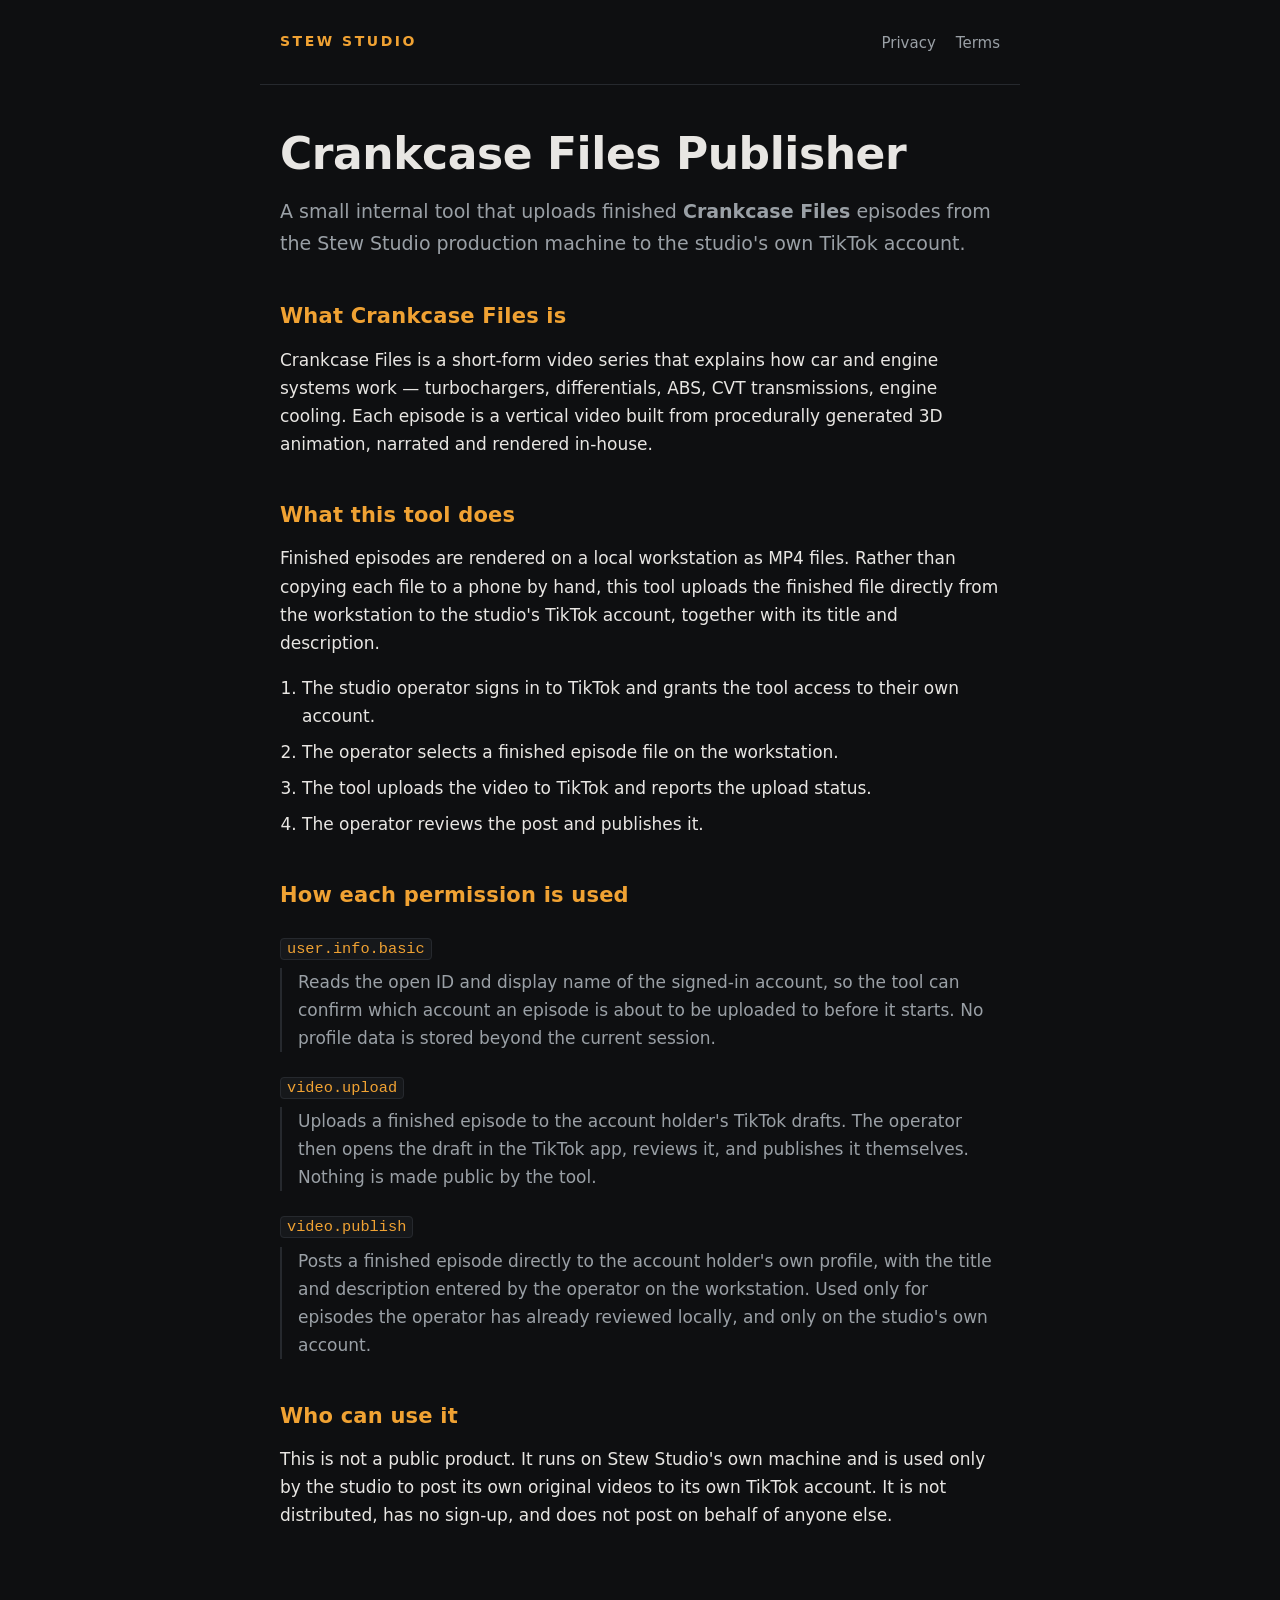
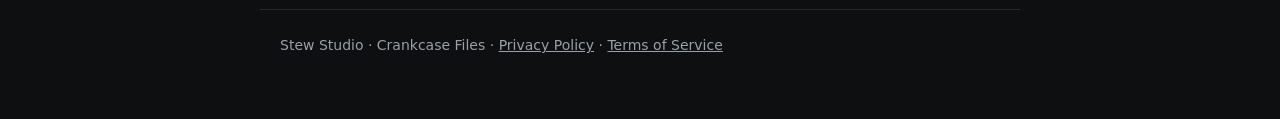
<file: index.html>
<!doctype html>
<html lang="en">
<head>
<meta charset="utf-8">
<meta name="viewport" content="width=device-width, initial-scale=1">
<title>Crankcase Files Publisher — Stew Studio</title>
<meta name="description" content="An internal publishing tool used by Stew Studio to upload finished Crankcase Files episodes to TikTok.">
<link rel="stylesheet" href="style.css">
</head>
<body>
<header class="wrap">
  <div class="brand">STEW STUDIO</div>
  <nav><a href="privacy.html">Privacy</a><a href="terms.html">Terms</a></nav>
</header>

<main class="wrap">
  <h1>Crankcase&nbsp;Files Publisher</h1>
  <p class="lede">
    A small internal tool that uploads finished <strong>Crankcase Files</strong> episodes from the
    Stew Studio production machine to the studio's own TikTok account.
  </p>

  <section>
    <h2>What Crankcase Files is</h2>
    <p>
      Crankcase Files is a short-form video series that explains how car and engine systems work —
      turbochargers, differentials, ABS, CVT transmissions, engine cooling. Each episode is a
      vertical video built from procedurally generated 3D animation, narrated and rendered in-house.
    </p>
  </section>

  <section>
    <h2>What this tool does</h2>
    <p>
      Finished episodes are rendered on a local workstation as MP4 files. Rather than copying each
      file to a phone by hand, this tool uploads the finished file directly from the workstation to
      the studio's TikTok account, together with its title and description.
    </p>
    <ol class="steps">
      <li>The studio operator signs in to TikTok and grants the tool access to their own account.</li>
      <li>The operator selects a finished episode file on the workstation.</li>
      <li>The tool uploads the video to TikTok and reports the upload status.</li>
      <li>The operator reviews the post and publishes it.</li>
    </ol>
  </section>

  <section>
    <h2>How each permission is used</h2>
    <dl class="scopes">
      <dt><code>user.info.basic</code></dt>
      <dd>
        Reads the open ID and display name of the signed-in account, so the tool can confirm which
        account an episode is about to be uploaded to before it starts. No profile data is stored
        beyond the current session.
      </dd>

      <dt><code>video.upload</code></dt>
      <dd>
        Uploads a finished episode to the account holder's TikTok drafts. The operator then opens
        the draft in the TikTok app, reviews it, and publishes it themselves. Nothing is made public
        by the tool.
      </dd>

      <dt><code>video.publish</code></dt>
      <dd>
        Posts a finished episode directly to the account holder's own profile, with the title and
        description entered by the operator on the workstation. Used only for episodes the operator
        has already reviewed locally, and only on the studio's own account.
      </dd>
    </dl>
  </section>

  <section>
    <h2>Who can use it</h2>
    <p>
      This is not a public product. It runs on Stew Studio's own machine and is used only by the
      studio to post its own original videos to its own TikTok account. It is not distributed, has
      no sign-up, and does not post on behalf of anyone else.
    </p>
  </section>
</main>

<footer class="wrap">
  <p>Stew Studio · Crankcase Files · <a href="privacy.html">Privacy Policy</a> · <a href="terms.html">Terms of Service</a></p>
</footer>
</body>
</html>
</file>
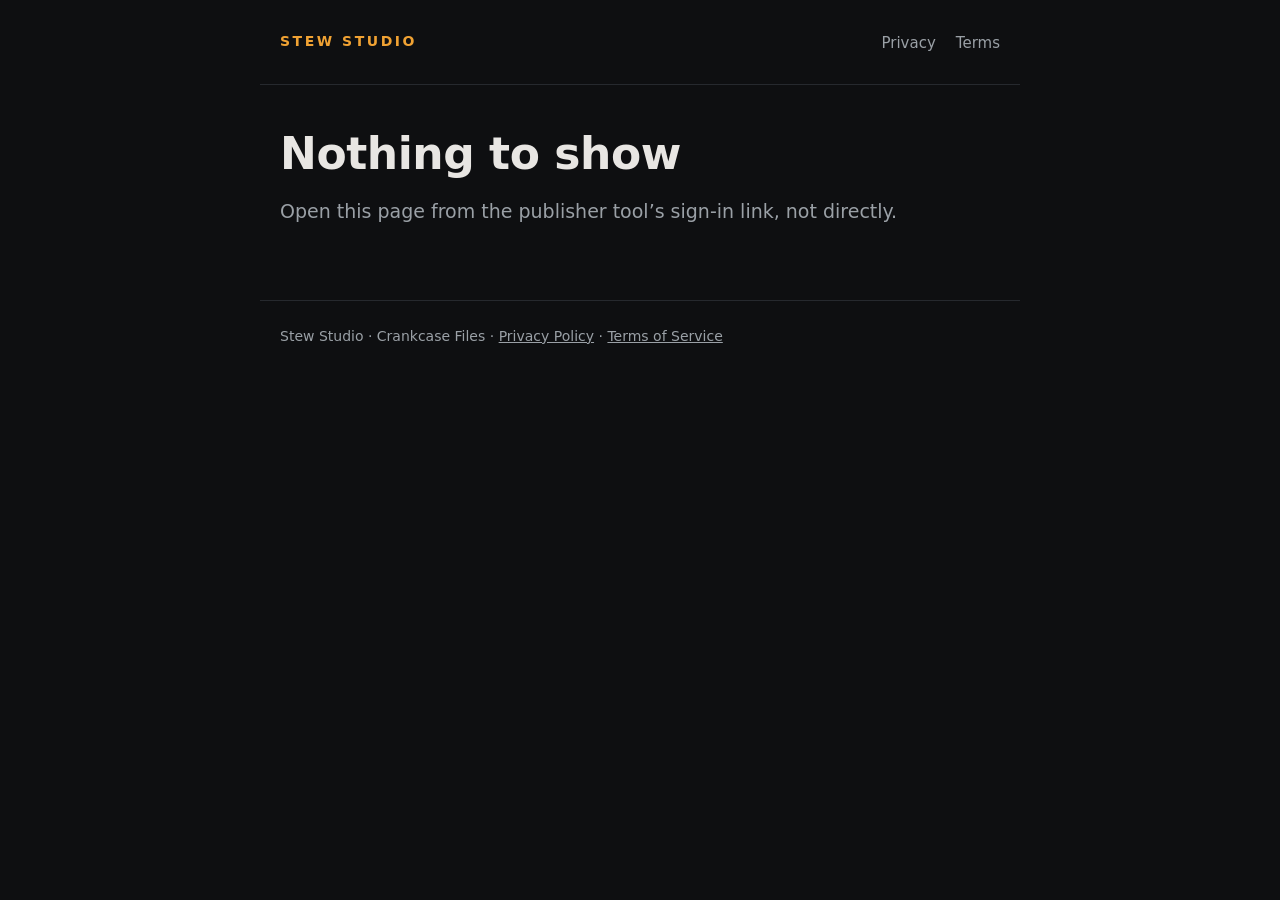
<file: callback.html>
<!doctype html>
<html lang="en">
<head>
<meta charset="utf-8">
<meta name="viewport" content="width=device-width, initial-scale=1">
<title>Authorisation — Crankcase Files Publisher</title>
<meta name="robots" content="noindex">
<link rel="stylesheet" href="style.css">
</head>
<body>
<header class="wrap">
  <div class="brand"><a href="index.html" style="color:inherit;text-decoration:none">STEW STUDIO</a></div>
  <nav><a href="privacy.html">Privacy</a><a href="terms.html">Terms</a></nav>
</header>

<main class="wrap">
  <h1 id="title">Authorisation</h1>
  <p id="lede" class="lede">Reading the response from TikTok…</p>

  <div class="codebox" id="box" hidden>
    <p style="margin-bottom:10px">
      Copy this authorisation code and paste it into the publisher tool to finish signing in.
      It can be used once, and expires after a few minutes.
    </p>
    <textarea id="code" readonly spellcheck="false"></textarea>
    <button id="copy" type="button">Copy code</button>
    <p class="status" id="status"></p>
  </div>

  <div id="statebox" hidden>
    <h2>Verification</h2>
    <p>
      The tool printed a one-time check value when it opened this page. Confirm it matches:
      <br><code id="state"></code>
    </p>
    <p style="color:#9aa0a6">
      If it does not match what the tool printed, close this page and start again without using
      the code.
    </p>
  </div>

  <div id="errbox" hidden>
    <h2>Authorisation was not completed</h2>
    <p id="errmsg"></p>
    <p>Start the sign-in again from the publisher tool.</p>
  </div>
</main>

<footer class="wrap">
  <p>Stew Studio · Crankcase Files · <a href="privacy.html">Privacy Policy</a> · <a href="terms.html">Terms of Service</a></p>
</footer>

<script>
(function () {
  var q = new URLSearchParams(location.search);
  var code = q.get('code');
  var state = q.get('state');
  var err = q.get('error');
  var errDesc = q.get('error_description');

  var title = document.getElementById('title');
  var lede = document.getElementById('lede');

  if (err) {
    title.textContent = 'Authorisation failed';
    lede.hidden = true;
    document.getElementById('errbox').hidden = false;
    document.getElementById('errmsg').textContent =
      (errDesc || err) + ' (' + err + ')';
    return;
  }

  if (!code) {
    title.textContent = 'Nothing to show';
    lede.textContent =
      'Open this page from the publisher tool’s sign-in link, not directly.';
    return;
  }

  title.textContent = 'Almost done';
  lede.textContent = 'TikTok approved the request. One step left.';
  document.getElementById('box').hidden = false;

  var ta = document.getElementById('code');
  ta.value = code;

  if (state) {
    document.getElementById('state').textContent = state;
    document.getElementById('statebox').hidden = false;
  }

  document.getElementById('copy').addEventListener('click', function () {
    var s = document.getElementById('status');
    ta.select();
    var done = function (ok) {
      s.textContent = ok ? 'Copied to clipboard.' : 'Could not copy — select the text and copy it manually.';
      s.className = 'status ' + (ok ? 'ok' : 'err');
    };
    if (navigator.clipboard && navigator.clipboard.writeText) {
      navigator.clipboard.writeText(code).then(function () { done(true); }, function () { done(false); });
    } else {
      try { done(document.execCommand('copy')); } catch (e) { done(false); }
    }
  });
})();
</script>
</body>
</html>
</file>
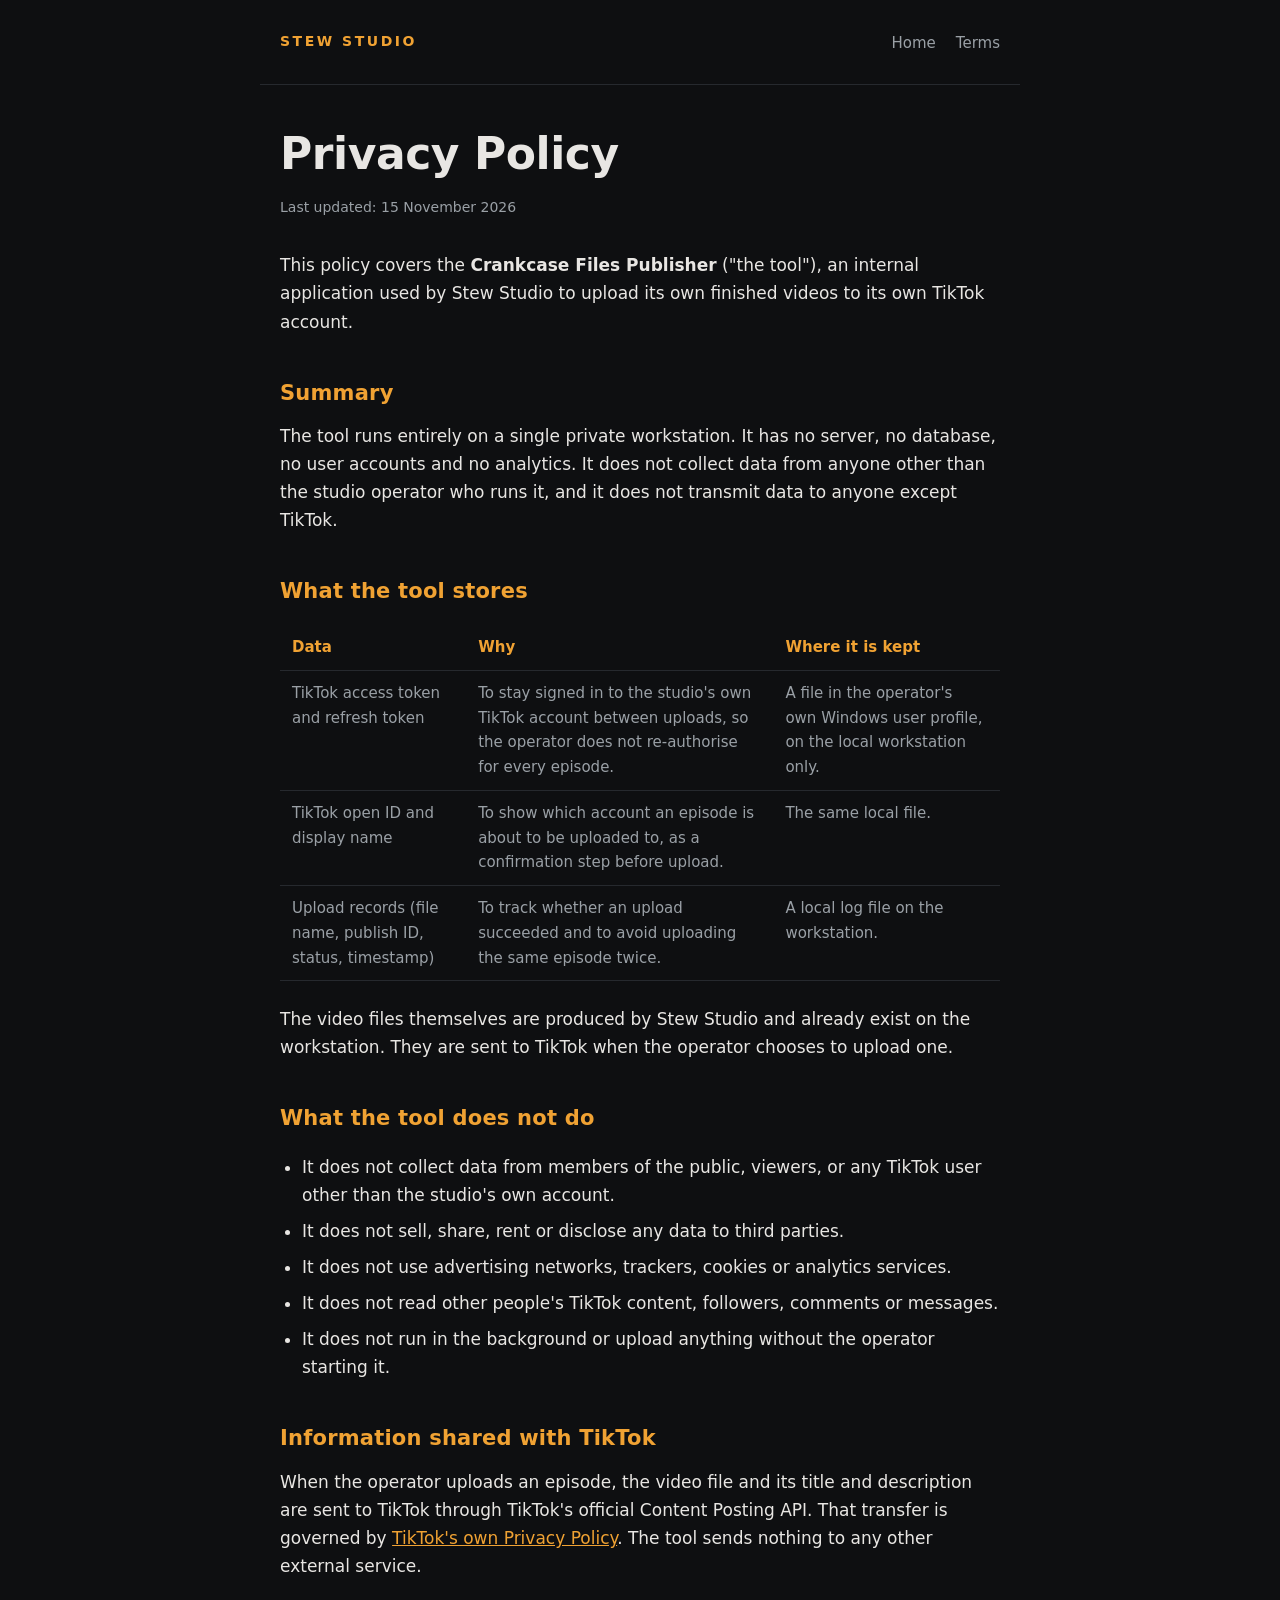
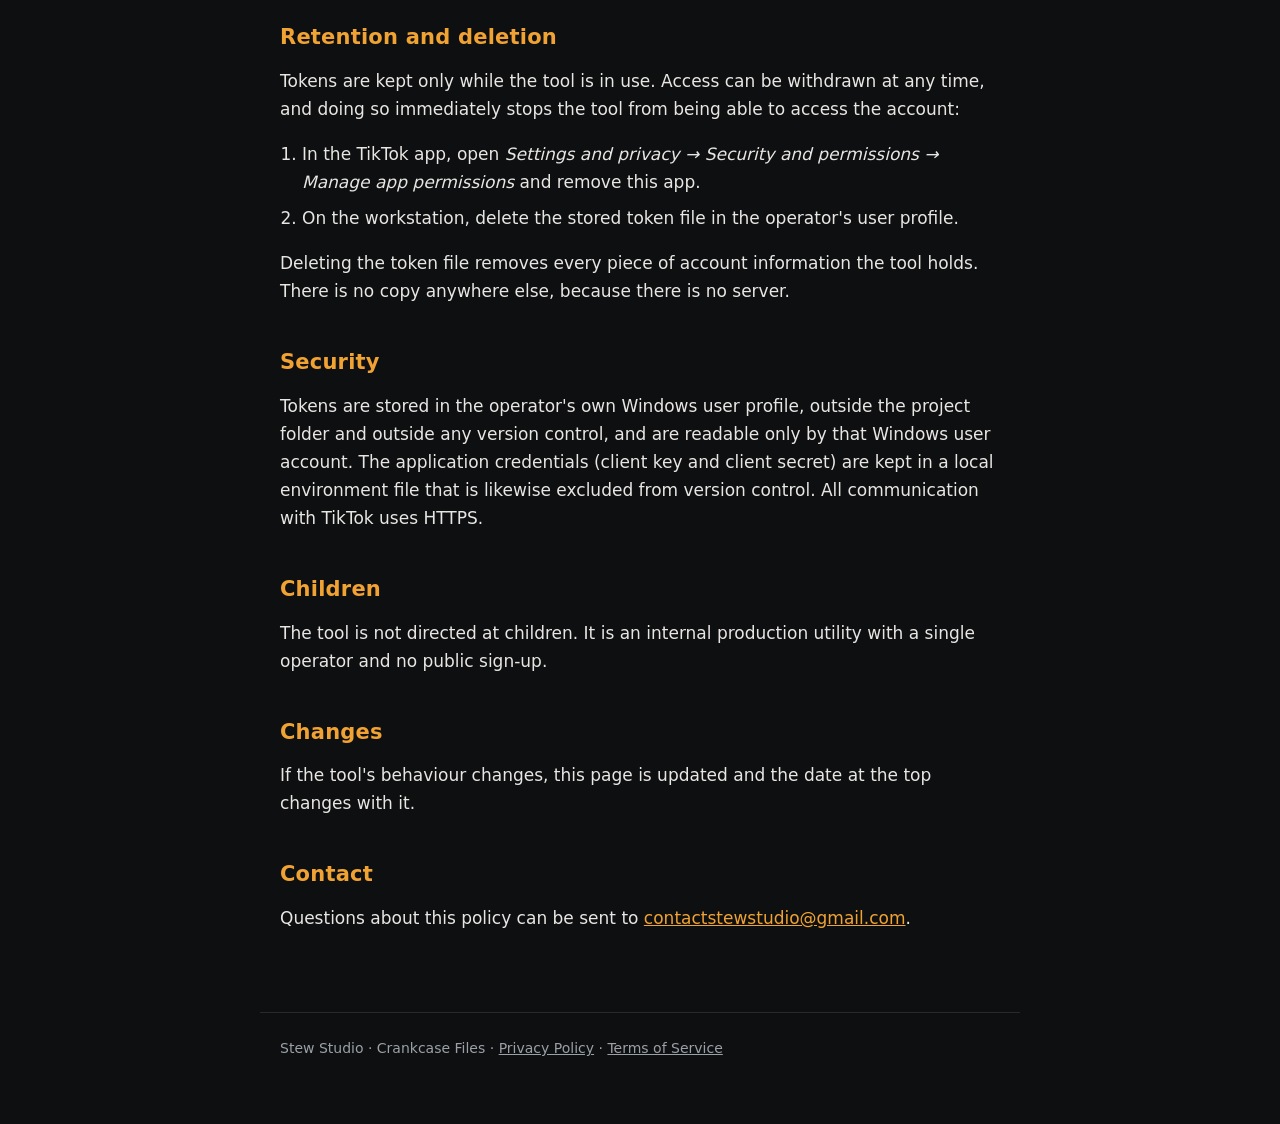
<file: privacy.html>
<!doctype html>
<html lang="en">
<head>
<meta charset="utf-8">
<meta name="viewport" content="width=device-width, initial-scale=1">
<title>Privacy Policy — Crankcase Files Publisher</title>
<meta name="description" content="Privacy policy for the Crankcase Files Publisher, an internal tool used by Stew Studio to upload its own videos to its own TikTok account.">
<link rel="stylesheet" href="style.css">
</head>
<body>
<header class="wrap">
  <div class="brand"><a href="index.html" style="color:inherit;text-decoration:none">STEW STUDIO</a></div>
  <nav><a href="index.html">Home</a><a href="terms.html">Terms</a></nav>
</header>

<main class="wrap">
  <h1>Privacy Policy</h1>
  <p class="updated">Last updated: 15 November 2026</p>

  <p>
    This policy covers the <strong>Crankcase Files Publisher</strong> ("the tool"), an internal
    application used by Stew Studio to upload its own finished videos to its own TikTok account.
  </p>

  <h2>Summary</h2>
  <p>
    The tool runs entirely on a single private workstation. It has no server, no database, no
    user accounts and no analytics. It does not collect data from anyone other than the studio
    operator who runs it, and it does not transmit data to anyone except TikTok.
  </p>

  <h2>What the tool stores</h2>
  <table>
    <tr><th>Data</th><th>Why</th><th>Where it is kept</th></tr>
    <tr>
      <td>TikTok access token and refresh token</td>
      <td>To stay signed in to the studio's own TikTok account between uploads, so the operator does not re-authorise for every episode.</td>
      <td>A file in the operator's own Windows user profile, on the local workstation only.</td>
    </tr>
    <tr>
      <td>TikTok open ID and display name</td>
      <td>To show which account an episode is about to be uploaded to, as a confirmation step before upload.</td>
      <td>The same local file.</td>
    </tr>
    <tr>
      <td>Upload records (file name, publish ID, status, timestamp)</td>
      <td>To track whether an upload succeeded and to avoid uploading the same episode twice.</td>
      <td>A local log file on the workstation.</td>
    </tr>
  </table>

  <p>
    The video files themselves are produced by Stew Studio and already exist on the workstation.
    They are sent to TikTok when the operator chooses to upload one.
  </p>

  <h2>What the tool does not do</h2>
  <ul>
    <li>It does not collect data from members of the public, viewers, or any TikTok user other than the studio's own account.</li>
    <li>It does not sell, share, rent or disclose any data to third parties.</li>
    <li>It does not use advertising networks, trackers, cookies or analytics services.</li>
    <li>It does not read other people's TikTok content, followers, comments or messages.</li>
    <li>It does not run in the background or upload anything without the operator starting it.</li>
  </ul>

  <h2>Information shared with TikTok</h2>
  <p>
    When the operator uploads an episode, the video file and its title and description are sent to
    TikTok through TikTok's official Content Posting API. That transfer is governed by
    <a href="https://www.tiktok.com/legal/privacy-policy" rel="noopener">TikTok's own Privacy Policy</a>.
    The tool sends nothing to any other external service.
  </p>

  <h2>Retention and deletion</h2>
  <p>
    Tokens are kept only while the tool is in use. Access can be withdrawn at any time, and doing so
    immediately stops the tool from being able to access the account:
  </p>
  <ol class="steps">
    <li>In the TikTok app, open <em>Settings and privacy → Security and permissions → Manage app permissions</em> and remove this app.</li>
    <li>On the workstation, delete the stored token file in the operator's user profile.</li>
  </ol>
  <p>
    Deleting the token file removes every piece of account information the tool holds. There is no
    copy anywhere else, because there is no server.
  </p>

  <h2>Security</h2>
  <p>
    Tokens are stored in the operator's own Windows user profile, outside the project folder and
    outside any version control, and are readable only by that Windows user account. The application
    credentials (client key and client secret) are kept in a local environment file that is likewise
    excluded from version control. All communication with TikTok uses HTTPS.
  </p>

  <h2>Children</h2>
  <p>
    The tool is not directed at children. It is an internal production utility with a single
    operator and no public sign-up.
  </p>

  <h2>Changes</h2>
  <p>
    If the tool's behaviour changes, this page is updated and the date at the top changes with it.
  </p>

  <h2>Contact</h2>
  <p>
    Questions about this policy can be sent to
    <a href="mailto:contactstewstudio@gmail.com">contactstewstudio@gmail.com</a>.
  </p>
</main>

<footer class="wrap">
  <p>Stew Studio · Crankcase Files · <a href="privacy.html">Privacy Policy</a> · <a href="terms.html">Terms of Service</a></p>
</footer>
</body>
</html>
</file>
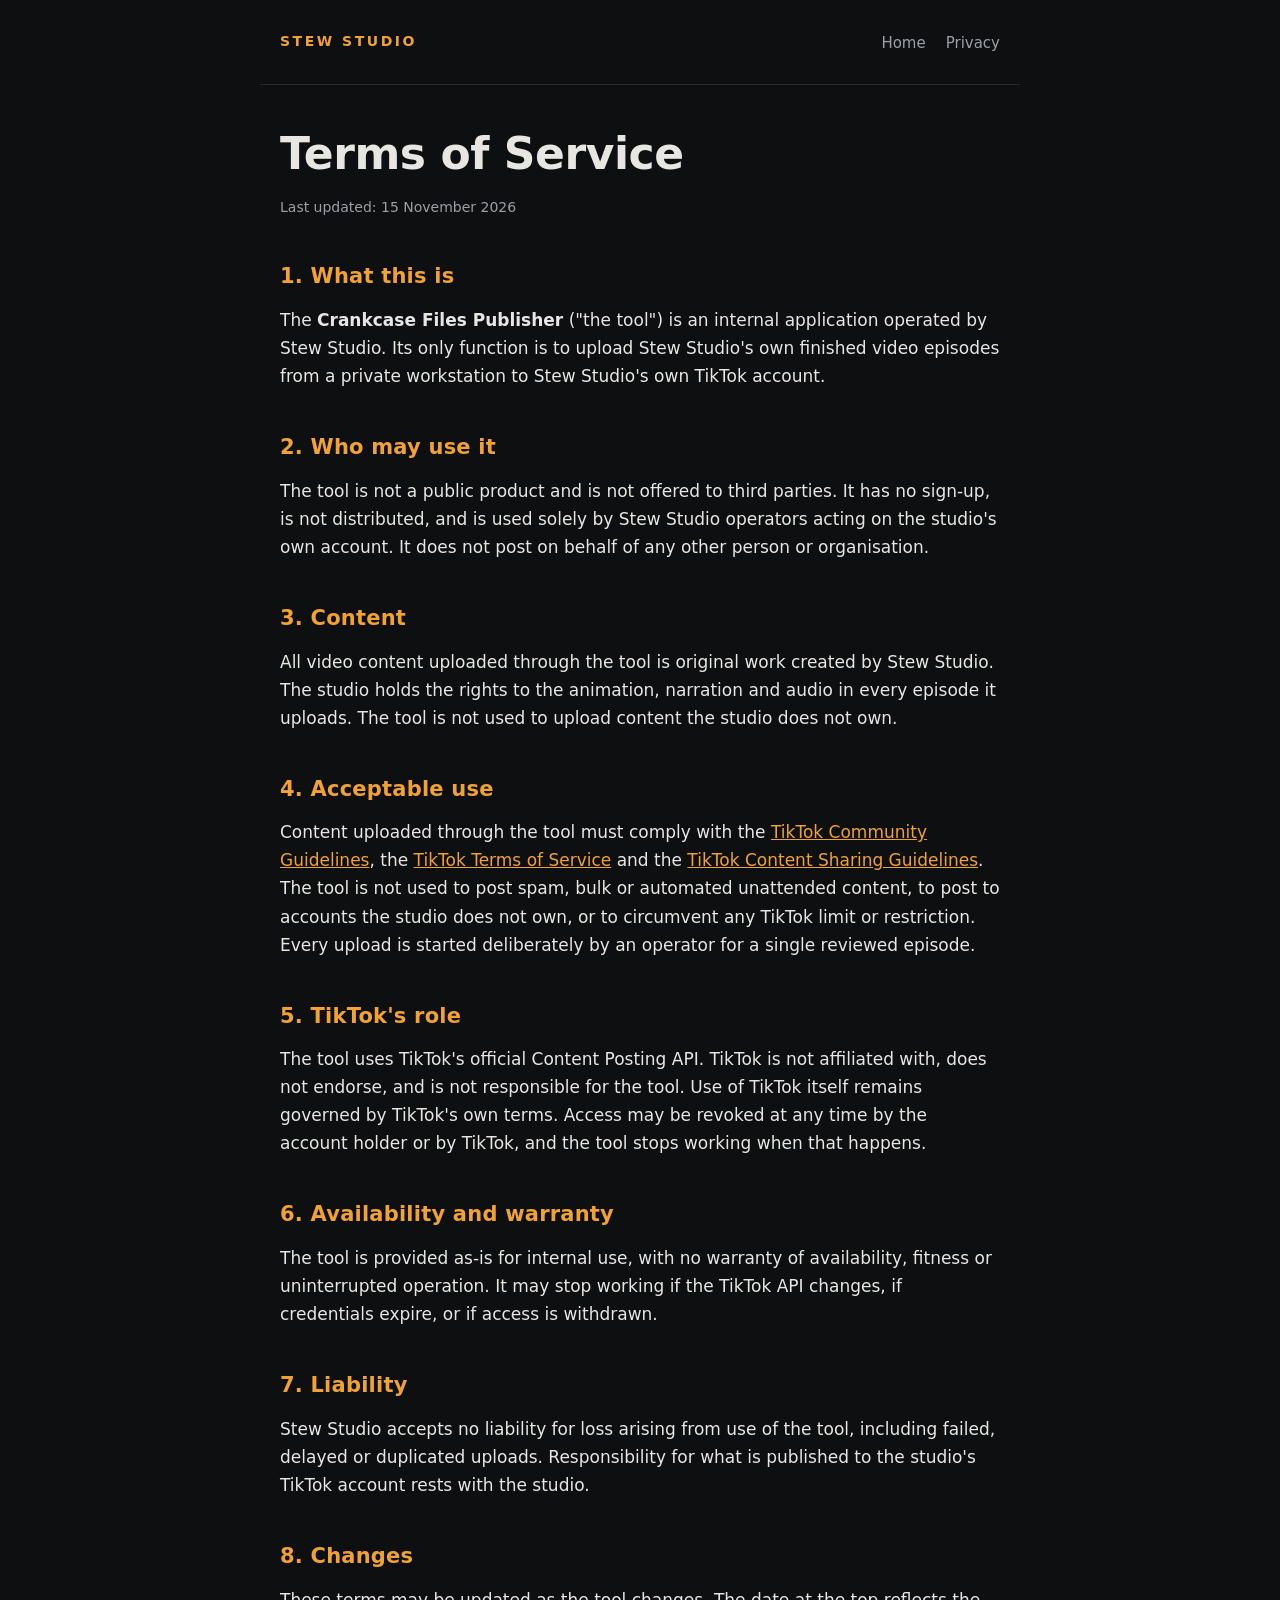
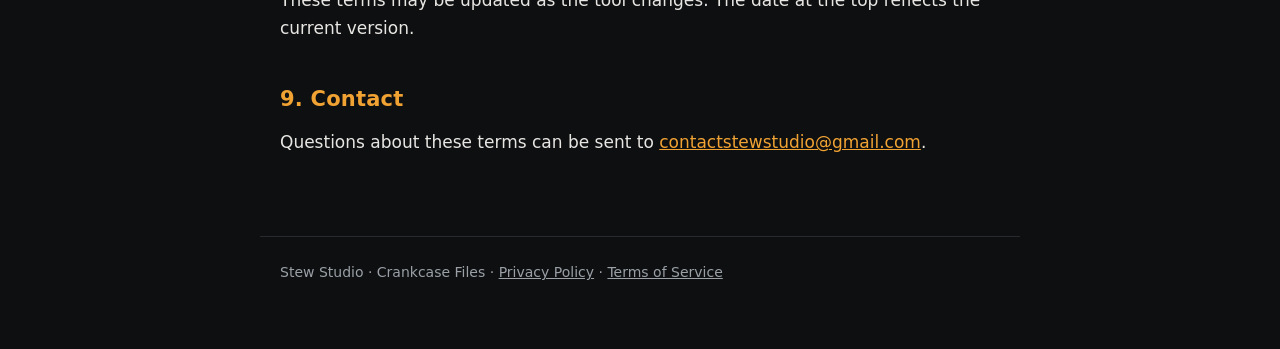
<file: terms.html>
<!doctype html>
<html lang="en">
<head>
<meta charset="utf-8">
<meta name="viewport" content="width=device-width, initial-scale=1">
<title>Terms of Service — Crankcase Files Publisher</title>
<meta name="description" content="Terms of service for the Crankcase Files Publisher, an internal tool used by Stew Studio to upload its own videos to its own TikTok account.">
<link rel="stylesheet" href="style.css">
</head>
<body>
<header class="wrap">
  <div class="brand"><a href="index.html" style="color:inherit;text-decoration:none">STEW STUDIO</a></div>
  <nav><a href="index.html">Home</a><a href="privacy.html">Privacy</a></nav>
</header>

<main class="wrap">
  <h1>Terms of Service</h1>
  <p class="updated">Last updated: 15 November 2026</p>

  <h2>1. What this is</h2>
  <p>
    The <strong>Crankcase Files Publisher</strong> ("the tool") is an internal application operated
    by Stew Studio. Its only function is to upload Stew Studio's own finished video episodes from a
    private workstation to Stew Studio's own TikTok account.
  </p>

  <h2>2. Who may use it</h2>
  <p>
    The tool is not a public product and is not offered to third parties. It has no sign-up, is not
    distributed, and is used solely by Stew Studio operators acting on the studio's own account.
    It does not post on behalf of any other person or organisation.
  </p>

  <h2>3. Content</h2>
  <p>
    All video content uploaded through the tool is original work created by Stew Studio. The studio
    holds the rights to the animation, narration and audio in every episode it uploads. The tool is
    not used to upload content the studio does not own.
  </p>

  <h2>4. Acceptable use</h2>
  <p>
    Content uploaded through the tool must comply with the
    <a href="https://www.tiktok.com/community-guidelines" rel="noopener">TikTok Community Guidelines</a>,
    the <a href="https://www.tiktok.com/legal/terms-of-service" rel="noopener">TikTok Terms of Service</a>
    and the
    <a href="https://developers.tiktok.com/doc/content-sharing-guidelines" rel="noopener">TikTok Content Sharing Guidelines</a>.
    The tool is not used to post spam, bulk or automated unattended content, to post to accounts
    the studio does not own, or to circumvent any TikTok limit or restriction. Every upload is
    started deliberately by an operator for a single reviewed episode.
  </p>

  <h2>5. TikTok's role</h2>
  <p>
    The tool uses TikTok's official Content Posting API. TikTok is not affiliated with, does not
    endorse, and is not responsible for the tool. Use of TikTok itself remains governed by TikTok's
    own terms. Access may be revoked at any time by the account holder or by TikTok, and the tool
    stops working when that happens.
  </p>

  <h2>6. Availability and warranty</h2>
  <p>
    The tool is provided as-is for internal use, with no warranty of availability, fitness or
    uninterrupted operation. It may stop working if the TikTok API changes, if credentials expire,
    or if access is withdrawn.
  </p>

  <h2>7. Liability</h2>
  <p>
    Stew Studio accepts no liability for loss arising from use of the tool, including failed,
    delayed or duplicated uploads. Responsibility for what is published to the studio's TikTok
    account rests with the studio.
  </p>

  <h2>8. Changes</h2>
  <p>
    These terms may be updated as the tool changes. The date at the top reflects the current
    version.
  </p>

  <h2>9. Contact</h2>
  <p>
    Questions about these terms can be sent to
    <a href="mailto:contactstewstudio@gmail.com">contactstewstudio@gmail.com</a>.
  </p>
</main>

<footer class="wrap">
  <p>Stew Studio · Crankcase Files · <a href="privacy.html">Privacy Policy</a> · <a href="terms.html">Terms of Service</a></p>
</footer>
</body>
</html>
</file>
<file: style.css>
:root {
  --bg: #0e0f11;
  --panel: #16181b;
  --ink: #e8e6e3;
  --muted: #9aa0a6;
  --amber: #f0a233;
  --line: #26292e;
  --max: 760px;
}

* { box-sizing: border-box; }

html { -webkit-text-size-adjust: 100%; }

body {
  margin: 0;
  background: var(--bg);
  color: var(--ink);
  font: 400 17px/1.65 "Barlow", "Segoe UI", system-ui, -apple-system, sans-serif;
}

.wrap {
  max-width: var(--max);
  margin: 0 auto;
  padding-inline: 20px;
}

header.wrap {
  display: flex;
  align-items: center;
  justify-content: space-between;
  flex-wrap: wrap;
  gap: 12px;
  padding-block: 28px;
  border-bottom: 1px solid var(--line);
}

.brand {
  font-weight: 700;
  letter-spacing: 0.18em;
  font-size: 14px;
  color: var(--amber);
}

nav a {
  color: var(--muted);
  text-decoration: none;
  margin-left: 20px;
  font-size: 15px;
}

nav a:hover { color: var(--ink); }

main.wrap { padding-block: 44px 64px; }

h1 {
  font-size: clamp(32px, 6vw, 44px);
  line-height: 1.12;
  margin: 0 0 18px;
  letter-spacing: -0.01em;
}

h2 {
  font-size: 21px;
  margin: 40px 0 12px;
  color: var(--amber);
  letter-spacing: 0.01em;
}

h3 {
  font-size: 17px;
  margin: 26px 0 8px;
}

p { margin: 0 0 16px; }

.lede {
  font-size: 19px;
  color: var(--muted);
  margin-bottom: 8px;
}

a { color: var(--amber); }

code {
  background: var(--panel);
  border: 1px solid var(--line);
  border-radius: 4px;
  padding: 1px 6px;
  font-family: "Consolas", ui-monospace, monospace;
  font-size: 0.9em;
  color: var(--amber);
}

ol.steps, ul { padding-left: 22px; }
ol.steps li, ul li { margin-bottom: 8px; }

dl.scopes { margin: 0; }

dl.scopes dt {
  margin-top: 20px;
  margin-bottom: 6px;
}

dl.scopes dd {
  margin: 0 0 4px;
  padding-left: 16px;
  border-left: 2px solid var(--line);
  color: var(--muted);
}

table {
  width: 100%;
  border-collapse: collapse;
  margin: 16px 0 24px;
  font-size: 15px;
}

th, td {
  text-align: left;
  padding: 10px 12px;
  border-bottom: 1px solid var(--line);
  vertical-align: top;
}

th { color: var(--amber); font-weight: 600; }
td { color: var(--muted); }

.updated {
  color: var(--muted);
  font-size: 14px;
  margin-bottom: 32px;
}

footer.wrap {
  border-top: 1px solid var(--line);
  padding-block: 24px 48px;
  color: var(--muted);
  font-size: 14px;
}

footer a { color: var(--muted); }

/* callback page */
.codebox {
  background: var(--panel);
  border: 1px solid var(--line);
  border-radius: 8px;
  padding: 18px;
  margin: 20px 0;
}

#code {
  width: 100%;
  font-family: "Consolas", ui-monospace, monospace;
  font-size: 15px;
  background: #0b0c0e;
  color: var(--amber);
  border: 1px solid var(--line);
  border-radius: 6px;
  padding: 12px;
  word-break: break-all;
  resize: vertical;
  min-height: 90px;
}

button {
  background: var(--amber);
  color: #15161a;
  border: 0;
  border-radius: 6px;
  padding: 11px 20px;
  font: 600 15px/1 inherit;
  cursor: pointer;
  margin-top: 12px;
}

button:hover { filter: brightness(1.08); }

.status { font-size: 15px; margin-top: 10px; }
.ok { color: #6fcf78; }
.err { color: #e5705f; }
</file>
